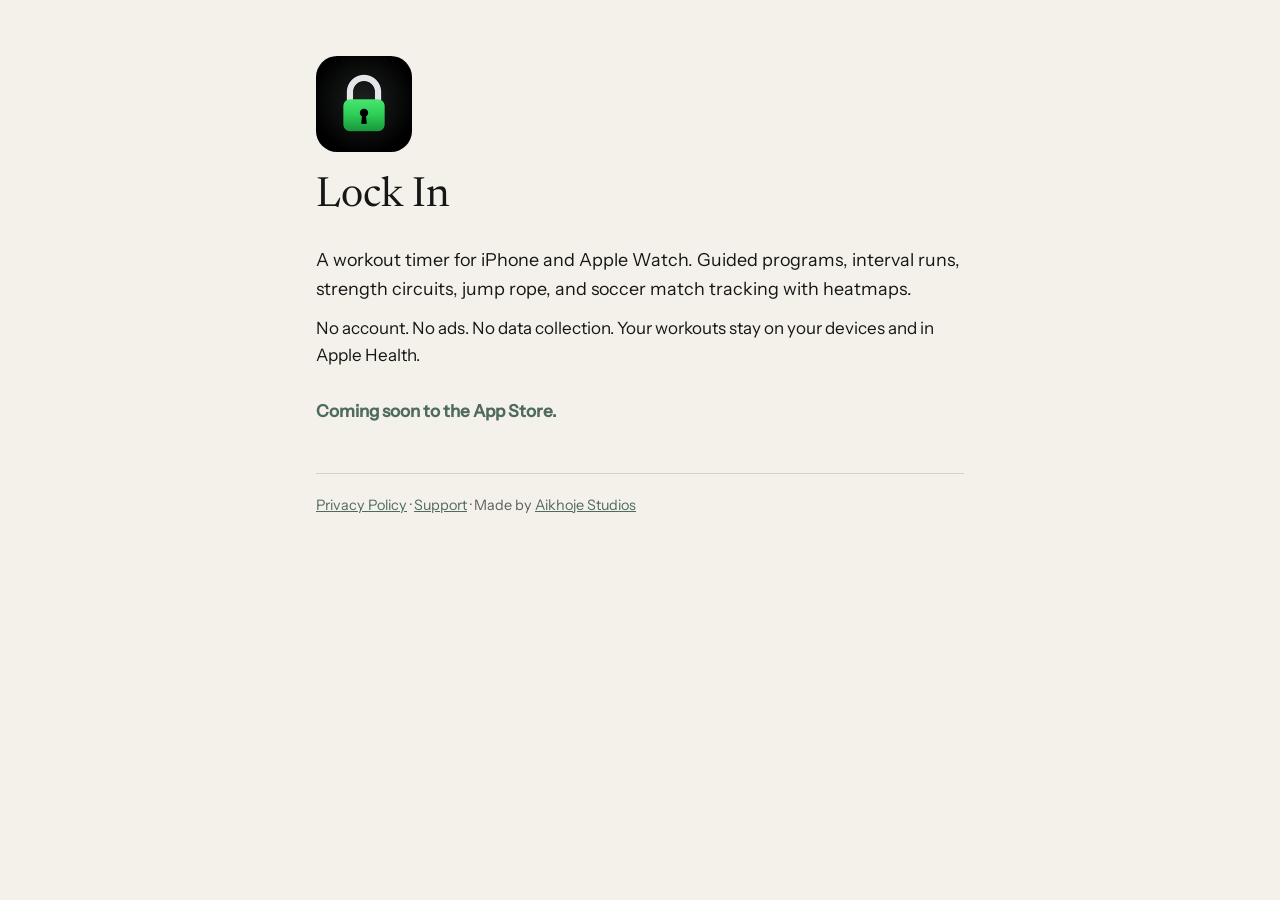
<file: index.html>
<!DOCTYPE html>
<html lang="en">
<head>
<meta charset="UTF-8">
<meta name="viewport" content="width=device-width, initial-scale=1.0">
<title>Lock In</title>
<meta name="description" content="Workout timer for iPhone and Apple Watch. Guided programs, interval runs, strength circuits, jump rope, and soccer tracking. No account, no ads, no data collection.">
<meta name="theme-color" content="#1e291b">
<link rel="icon" href="favicon.png" type="image/png">
<link rel="apple-touch-icon" href="icon.png">
<link rel="stylesheet" href="style.css">
</head>
<body>
<main>
  <img class="app-icon" src="icon.png" width="96" height="96" alt="Lock In app icon">
  <h1>Lock In</h1>
  <p class="lead">A workout timer for iPhone and Apple Watch. Guided programs, interval runs, strength circuits, jump rope, and soccer match tracking with heatmaps.</p>
  <p>No account. No ads. No data collection. Your workouts stay on your devices and in Apple Health.</p>

  <p class="soon">Coming soon to the App Store.</p>

  <p class="foot"><a href="privacy/">Privacy Policy</a> · <a href="support/">Support</a> · Made by <a href="https://aikhojestudios.com">Aikhoje Studios</a></p>
</main>
</body>
</html>
</file>
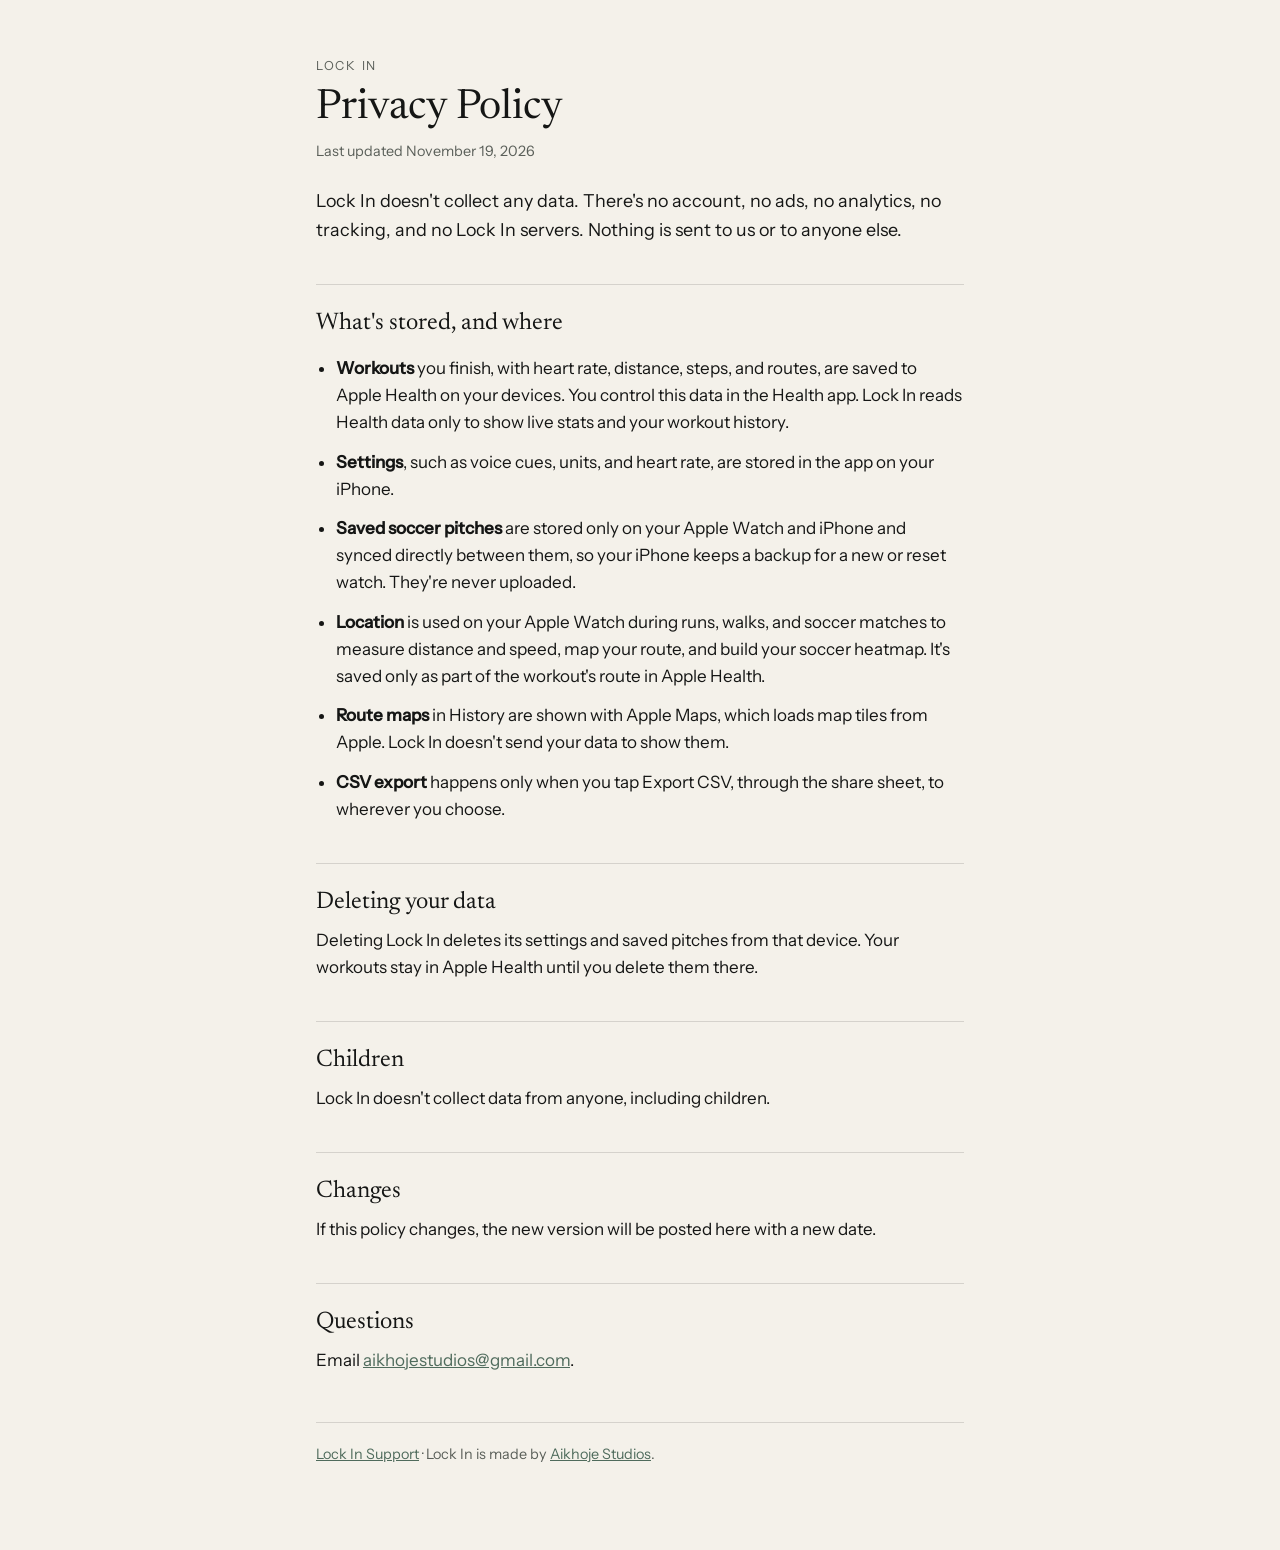
<file: privacy/index.html>
<!DOCTYPE html>
<html lang="en">
<head>
<meta charset="UTF-8">
<meta name="viewport" content="width=device-width, initial-scale=1.0">
<title>Lock In Privacy Policy</title>
<meta name="description" content="Lock In doesn't collect any data. No account, no ads, no analytics, no tracking.">
<meta name="theme-color" content="#1e291b">
<link rel="icon" href="../favicon.png" type="image/png">
<link rel="stylesheet" href="../style.css">
</head>
<body>
<main>
  <p class="eyebrow">Lock In</p>
  <h1>Privacy Policy</h1>
  <p class="updated">Last updated November 19, 2026</p>

  <p class="lead">Lock In doesn't collect any data. There's no account, no ads, no analytics, no tracking, and no Lock In servers. Nothing is sent to us or to anyone else.</p>

  <h2>What's stored, and where</h2>
  <ul>
    <li><strong>Workouts</strong> you finish, with heart rate, distance, steps, and routes, are saved to Apple Health on your devices. You control this data in the Health app. Lock In reads Health data only to show live stats and your workout history.</li>
    <li><strong>Settings</strong>, such as voice cues, units, and heart rate, are stored in the app on your iPhone.</li>
    <li><strong>Saved soccer pitches</strong> are stored only on your Apple Watch and iPhone and synced directly between them, so your iPhone keeps a backup for a new or reset watch. They're never uploaded.</li>
    <li><strong>Location</strong> is used on your Apple Watch during runs, walks, and soccer matches to measure distance and speed, map your route, and build your soccer heatmap. It's saved only as part of the workout's route in Apple Health.</li>
    <li><strong>Route maps</strong> in History are shown with Apple Maps, which loads map tiles from Apple. Lock In doesn't send your data to show them.</li>
    <li><strong>CSV export</strong> happens only when you tap Export CSV, through the share sheet, to wherever you choose.</li>
  </ul>

  <h2>Deleting your data</h2>
  <p>Deleting Lock In deletes its settings and saved pitches from that device. Your workouts stay in Apple Health until you delete them there.</p>

  <h2>Children</h2>
  <p>Lock In doesn't collect data from anyone, including children.</p>

  <h2>Changes</h2>
  <p>If this policy changes, the new version will be posted here with a new date.</p>

  <h2>Questions</h2>
  <p>Email <a href="mailto:aikhojestudios@gmail.com?subject=Lock%20In%20privacy">aikhojestudios@gmail.com</a>.</p>

  <p class="foot"><a href="../support/">Lock In Support</a> · Lock In is made by <a href="https://aikhojestudios.com">Aikhoje Studios</a>.</p>
</main>
</body>
</html>
</file>
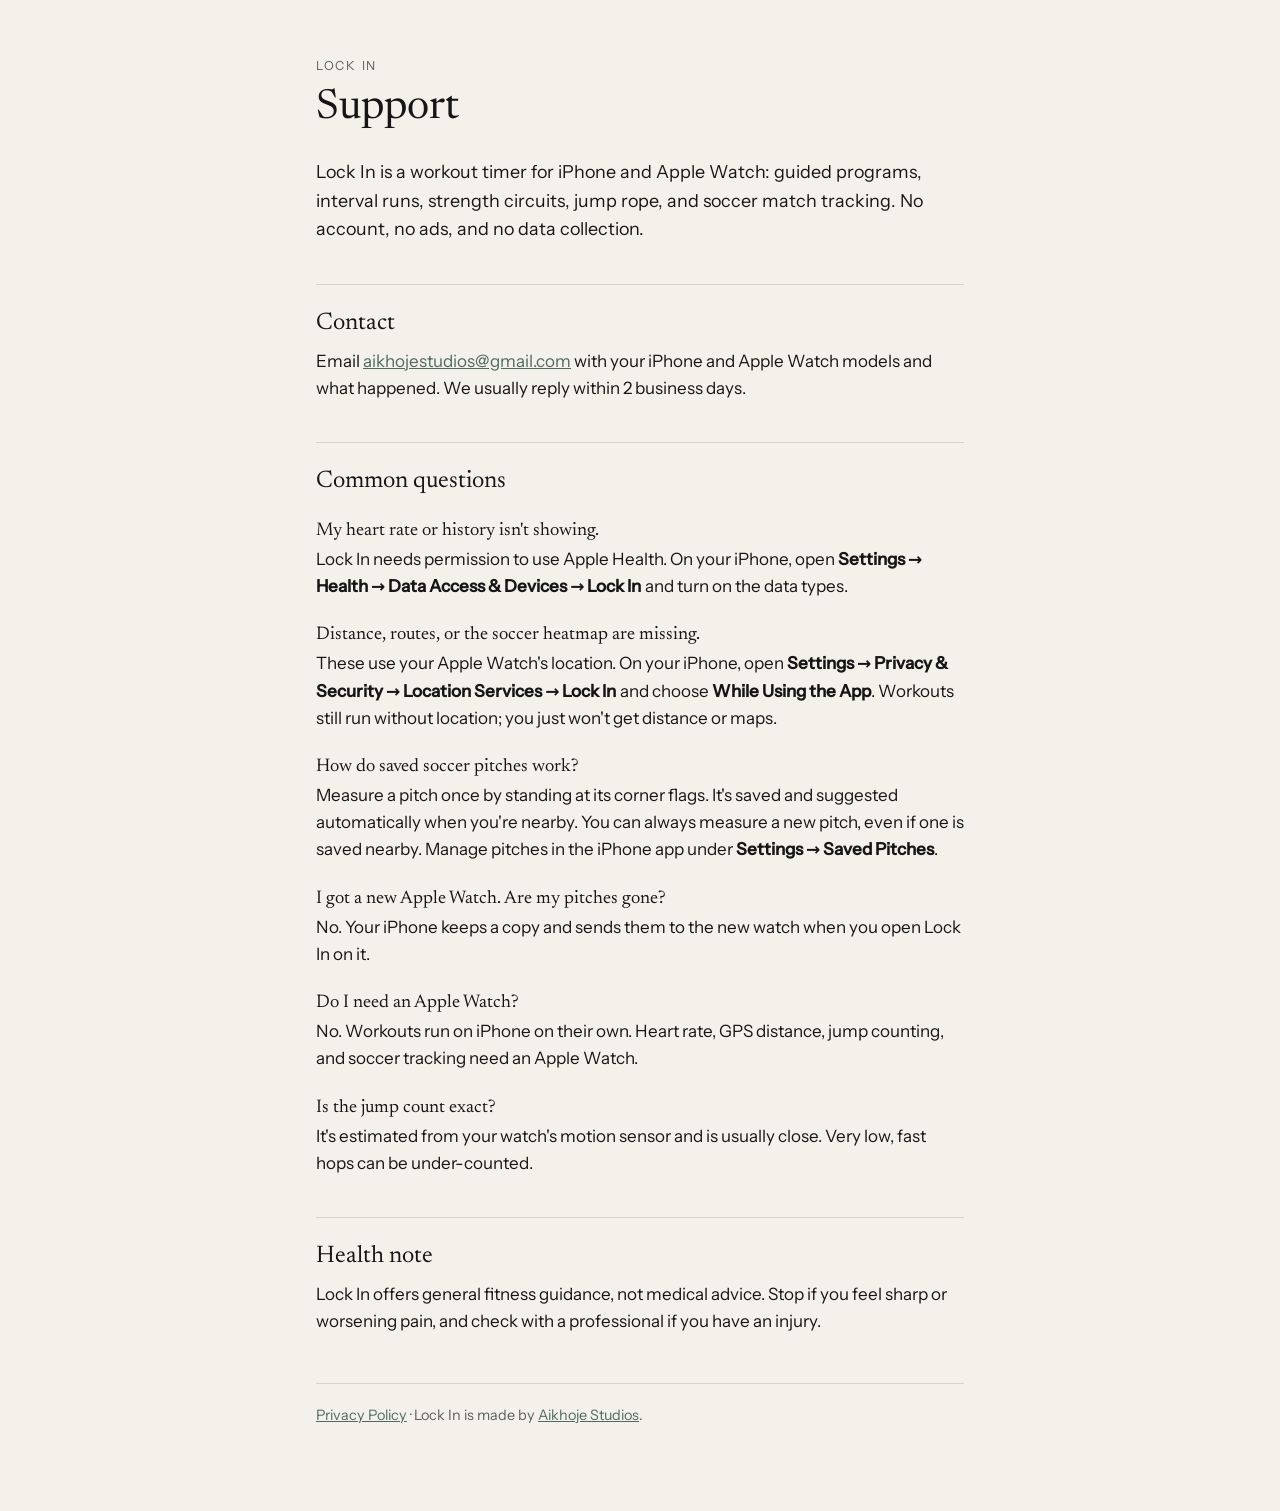
<file: support/index.html>
<!DOCTYPE html>
<html lang="en">
<head>
<meta charset="UTF-8">
<meta name="viewport" content="width=device-width, initial-scale=1.0">
<title>Lock In Support</title>
<meta name="description" content="Help and contact for Lock In, the interval and workout app for iPhone and Apple Watch.">
<meta name="theme-color" content="#1e291b">
<link rel="icon" href="../favicon.png" type="image/png">
<link rel="stylesheet" href="../style.css">
</head>
<body>
<main>
  <p class="eyebrow">Lock In</p>
  <h1>Support</h1>

  <p class="lead">Lock In is a workout timer for iPhone and Apple Watch: guided programs, interval runs, strength circuits, jump rope, and soccer match tracking. No account, no ads, and no data collection.</p>

  <h2>Contact</h2>
  <p>Email <a href="mailto:aikhojestudios@gmail.com?subject=Lock%20In%20support">aikhojestudios@gmail.com</a> with your iPhone and Apple Watch models and what happened. We usually reply within 2 business days.</p>

  <h2>Common questions</h2>

  <h3>My heart rate or history isn't showing.</h3>
  <p>Lock In needs permission to use Apple Health. On your iPhone, open <strong>Settings → Health → Data Access &amp; Devices → Lock In</strong> and turn on the data types.</p>

  <h3>Distance, routes, or the soccer heatmap are missing.</h3>
  <p>These use your Apple Watch's location. On your iPhone, open <strong>Settings → Privacy &amp; Security → Location Services → Lock In</strong> and choose <strong>While Using the App</strong>. Workouts still run without location; you just won't get distance or maps.</p>

  <h3>How do saved soccer pitches work?</h3>
  <p>Measure a pitch once by standing at its corner flags. It's saved and suggested automatically when you're nearby. You can always measure a new pitch, even if one is saved nearby. Manage pitches in the iPhone app under <strong>Settings → Saved Pitches</strong>.</p>

  <h3>I got a new Apple Watch. Are my pitches gone?</h3>
  <p>No. Your iPhone keeps a copy and sends them to the new watch when you open Lock In on it.</p>

  <h3>Do I need an Apple Watch?</h3>
  <p>No. Workouts run on iPhone on their own. Heart rate, GPS distance, jump counting, and soccer tracking need an Apple Watch.</p>

  <h3>Is the jump count exact?</h3>
  <p>It's estimated from your watch's motion sensor and is usually close. Very low, fast hops can be under-counted.</p>

  <h2>Health note</h2>
  <p>Lock In offers general fitness guidance, not medical advice. Stop if you feel sharp or worsening pain, and check with a professional if you have an injury.</p>

  <p class="foot"><a href="../privacy/">Privacy Policy</a> · Lock In is made by <a href="https://aikhojestudios.com">Aikhoje Studios</a>.</p>
</main>
</body>
</html>
</file>
<file: style.css>
@font-face {
  font-family: "Newsreader";
  src: url("fonts/newsreader-latin.woff2") format("woff2");
  font-display: swap;
}
@font-face {
  font-family: "Instrument Sans";
  src: url("fonts/instrument-sans-latin.woff2") format("woff2");
  font-display: swap;
}

:root {
  --bg: #f4f1ea;
  --ink: #151615;
  --muted: #5b605a;
  --accent: #4f6b5c;
  --rule: rgba(21, 22, 21, .14);
}
@media (prefers-color-scheme: dark) {
  :root {
    --bg: #1e291b;
    --ink: #efe9dc;
    --muted: #b5b3a3;
    --accent: #a9bfb3;
    --rule: rgba(239, 233, 220, .14);
  }
}

* { box-sizing: border-box; }
body {
  margin: 0;
  background: var(--bg);
  color: var(--ink);
  font: 17px/1.6 "Instrument Sans", system-ui, sans-serif;
}
main {
  max-width: 680px;
  margin: 0 auto;
  padding: 56px 16px 72px;
}
h1, h2, h3 { font-family: "Newsreader", Georgia, serif; font-weight: 500; line-height: 1.2; }
h1 { font-size: 2.6rem; margin: 0 0 6px; }
h2 { font-size: 1.5rem; margin: 40px 0 10px; padding-top: 24px; border-top: 1px solid var(--rule); }
h3 { font-size: 1.15rem; margin: 24px 0 4px; }
p, li { margin: 0 0 12px; }
ul { padding-left: 1.2em; }
a { color: var(--accent); }
.eyebrow { text-transform: uppercase; letter-spacing: .14em; font-size: .78rem; color: var(--muted); margin-bottom: 8px; }
.updated { color: var(--muted); font-size: .9rem; }
.lead { font-size: 1.12rem; margin-top: 24px; }
.foot { margin-top: 48px; padding-top: 20px; border-top: 1px solid var(--rule); color: var(--muted); font-size: .9rem; }
.app-icon { border-radius: 22%; display: block; margin-bottom: 20px; }
.soon { margin-top: 28px; font-weight: 600; color: var(--accent); }
</file>
